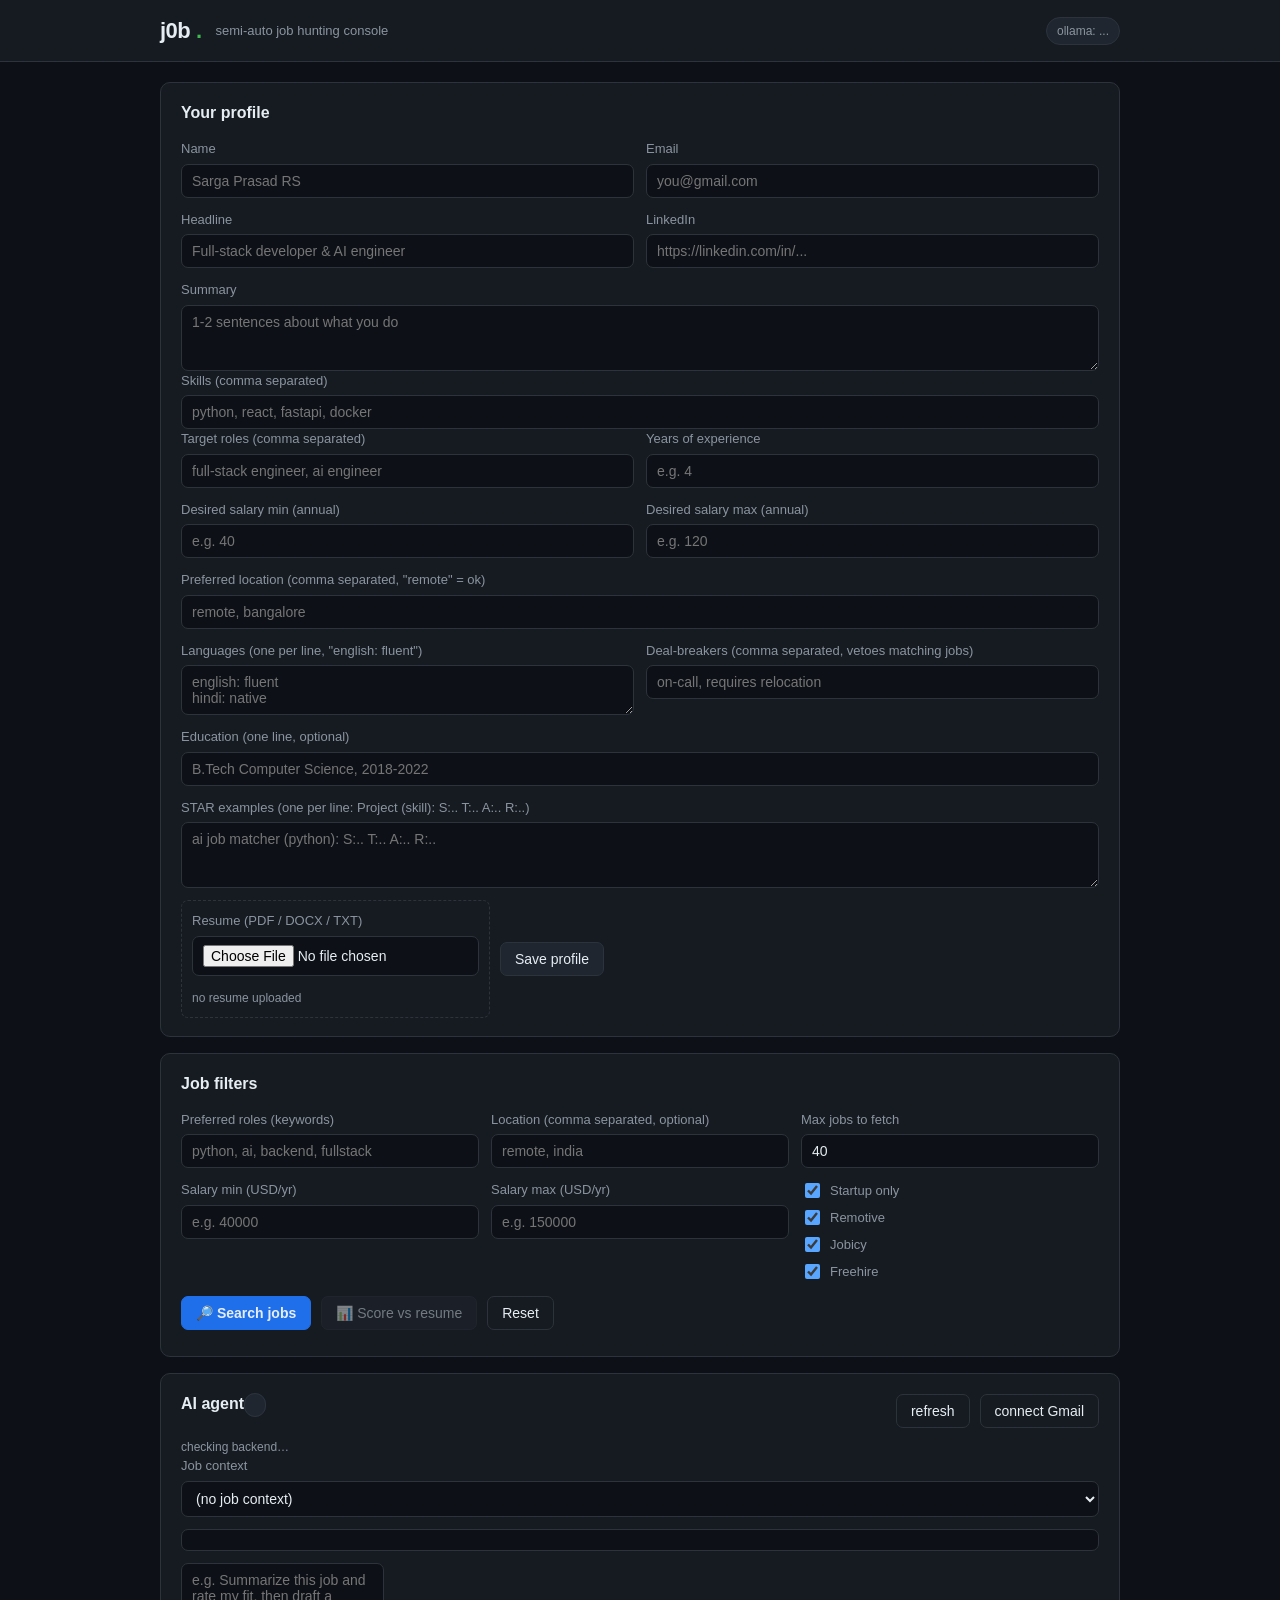
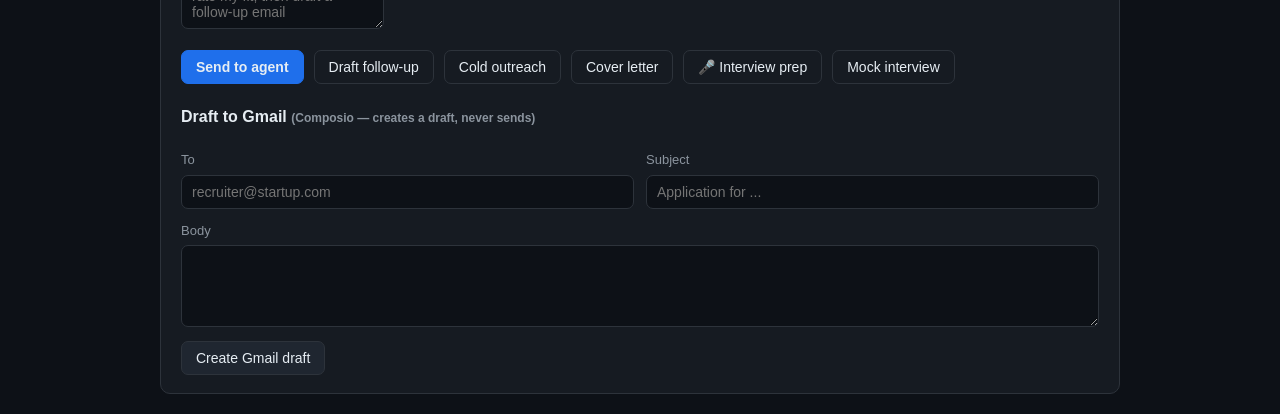
<file: webui/templates/index.html>
<!DOCTYPE html>
<html lang="en">
<head>
  <meta charset="utf-8">
  <meta name="viewport" content="width=device-width, initial-scale=1">
  <title>j0b — job hunting console</title>
  <link rel="stylesheet" href="/static/style.css">
</head>
<body>
  <header class="topbar">
    <div class="topbar-inner">
      <h1>j0b <span class="logo-dot">.</span></h1>
      <p class="tagline">semi-auto job hunting console</p>
      <span class="pill" id="ollama-pill">ollama: ...</span>
    </div>
  </header>

  <main>
    <!-- ============ PROFILE ============ -->
    <section class="card" id="profile-card">
      <h2>Your profile</h2>
      <div class="grid two">
        <label>Name
          <input id="cand-name" placeholder="Sarga Prasad RS">
        </label>
        <label>Email
          <input id="cand-email" type="email" placeholder="you@gmail.com">
        </label>
        <label>Headline
          <input id="cand-headline" placeholder="Full-stack developer & AI engineer">
        </label>
        <label>LinkedIn
          <input id="cand-linkedin" placeholder="https://linkedin.com/in/...">
        </label>
      </div>
      <label>Summary
        <textarea id="cand-summary" rows="3" placeholder="1-2 sentences about what you do"></textarea>
      </label>
      <label>Skills (comma separated)
        <input id="cand-skills" placeholder="python, react, fastapi, docker">
      </label>

      <div class="grid two">
        <label>Target roles (comma separated)
          <input id="cand-roles" placeholder="full-stack engineer, ai engineer">
        </label>
        <label>Years of experience
          <input id="cand-years" type="number" min="0" max="50" placeholder="e.g. 4">
        </label>
        <label>Desired salary min (annual)
          <input id="cand-sal-min" type="number" placeholder="e.g. 40">
        </label>
        <label>Desired salary max (annual)
          <input id="cand-sal-max" type="number" placeholder="e.g. 120">
        </label>
        <label class="full">Preferred location (comma separated, "remote" = ok)
          <input id="cand-locations" placeholder="remote, bangalore">
        </label>
        <label>Languages (one per line, "english: fluent")
          <textarea id="cand-languages" rows="2" placeholder="english: fluent&#10;hindi: native"></textarea>
        </label>
        <label>Deal-breakers (comma separated, vetoes matching jobs)
          <input id="cand-dealbreakers" placeholder="on-call, requires relocation">
        </label>
        <label class="full">Education (one line, optional)
          <input id="cand-education" placeholder="B.Tech Computer Science, 2018-2022">
        </label>
        <label class="full">STAR examples (one per line: Project (skill): S:.. T:.. A:.. R:..)
          <textarea id="cand-star" rows="3" placeholder="ai job matcher (python): S:.. T:.. A:.. R:.."></textarea>
        </label>
      </div>

      <div class="row">
        <label class="file-label">
          Resume (PDF / DOCX / TXT)
          <input id="resume-file" type="file" accept=".pdf,.docx,.txt,.md">
          <span id="resume-status" class="hint">no resume uploaded</span>
        </label>
        <button class="btn" id="btn-save-profile">Save profile</button>
      </div>
      <div class="resume-info" id="resume-info" hidden>
        <strong>Parsed skills:</strong> <span id="resume-skills"></span>
      </div>
    </section>

    <!-- ============ FILTERS ============ -->
    <section class="card">
      <h2>Job filters</h2>
      <div class="grid three">
        <label>Preferred roles (keywords)
          <input id="f-keywords" placeholder="python, ai, backend, fullstack">
        </label>
        <label>Location (comma separated, optional)
          <input id="f-locations" placeholder="remote, india">
        </label>
        <label>Max jobs to fetch
          <input id="f-limit" type="number" value="40" min="1" max="200">
        </label>
        <label>Salary min (USD/yr)
          <input id="f-sal-min" type="number" placeholder="e.g. 40000">
        </label>
        <label>Salary max (USD/yr)
          <input id="f-sal-max" type="number" placeholder="e.g. 150000">
        </label>
        <div class="check-group">
          <label class="check"><input id="f-startup" type="checkbox" checked> Startup only</label>
          <label class="check"><input id="f-remotive" type="checkbox" checked> Remotive</label>
          <label class="check"><input id="f-jobicy" type="checkbox" checked> Jobicy</label>
          <label class="check"><input id="f-freehire" type="checkbox" checked> Freehire</label>
        </div>
      </div>
      <div class="row actions">
        <button class="btn primary" id="btn-search">🔎 Search jobs</button>
        <button class="btn" id="btn-match" disabled>📊 Score vs resume</button>
        <button class="btn ghost" id="btn-reset">Reset</button>
      </div>
      <p class="hint" id="search-status"></p>
    </section>

    <!-- ============ RESULTS ============ -->
    <section class="card" id="results-card" hidden>
      <div class="row between">
        <h2>Results <span class="count" id="result-count"></span></h2>
        <div class="row">
          <label class="check"><input id="f-startup-only-view" type="checkbox" checked> startups only</label>
          <label class="check"><input id="f-scored" type="checkbox"> scored only</label>
        </div>
      </div>
      <div id="job-list" class="job-list"></div>
    </section>

    <!-- ============ TRACKER ============ -->
    <section class="card" id="tracker-card" hidden>
      <div class="row between">
        <h2>Application tracker</h2>
        <button class="btn ghost" id="btn-report">📈 Generate HTML report</button>
      </div>
      <div id="tracker-list" class="tracker-list"></div>
    </section>

    <!-- ============ AI AGENT ============ -->
    <section class="card" id="agent-card">
      <div class="row between">
        <h2>AI agent <span class="count" id="agent-pill" class="pill"></span></h2>
        <div class="row">
          <button class="btn ghost" id="btn-agent-refresh">refresh</button>
          <button class="btn ghost" id="btn-agent-connect">connect Gmail</button>
        </div>
      </div>
      <p class="hint" id="agent-status-line">checking backend…</p>

      <label>Job context
        <select id="agent-job">
          <option value="">(no job context)</option>
        </select>
      </label>

      <div class="agent-log" id="agent-log"></div>
      <textarea id="agent-input" rows="3"
        placeholder="e.g. Summarize this job and rate my fit, then draft a follow-up email"></textarea>
      <div class="row actions">
        <button class="btn primary" id="btn-agent-send">Send to agent</button>
        <button class="btn ghost" data-compose="followup">Draft follow-up</button>
        <button class="btn ghost" data-compose="cold">Cold outreach</button>
        <button class="btn ghost" data-compose="cover">Cover letter</button>
        <button class="btn ghost" id="btn-interview-prep">🎤 Interview prep</button>
        <button class="btn ghost" id="btn-interview-mock">Mock interview</button>
      </div>

      <h4>Draft to Gmail <span class="hint">(Composio — creates a draft, never sends)</span></h4>
      <div class="grid two">
        <label>To
          <input id="draft-to" placeholder="recruiter@startup.com">
        </label>
        <label>Subject
          <input id="draft-subject" placeholder="Application for ...">
        </label>
        <label class="full">Body
          <textarea id="draft-body" rows="4"></textarea>
        </label>
      </div>
      <div class="row actions">
        <button class="btn" id="btn-draft-gmail">Create Gmail draft</button>
        <span class="hint" id="draft-status"></span>
      </div>
    </section>
  </main>

  <!-- ============ TAILOR MODAL ============ -->
  <div class="modal-backdrop" id="tailor-modal" hidden>
    <div class="modal">
      <div class="modal-head">
        <h3 id="tailor-title">Tailored docs</h3>
        <button class="btn ghost" id="btn-close-modal">✕</button>
      </div>
      <div class="modal-body">
        <div class="row between">
          <label class="check"><input id="tailor-template" type="checkbox"> fast template (no AI)</label>
          <button class="btn primary" id="btn-generate">Generate docs</button>
        </div>
        <h4>Cover letter</h4>
        <pre id="tailor-cover"></pre>
        <h4>Resume summary</h4>
        <pre id="tailor-summary"></pre>
        <p class="hint" id="tailor-file"></p>
        <div class="row actions">
          <button class="btn" id="btn-cv-pdf">📄 Generate CV PDF (LaTeX)</button>
          <span class="hint" id="cv-status"></span>
        </div>
        <div class="row actions">
          <button class="btn" id="btn-open-job">Open application page</button>
          <span class="spacer"></span>
          <button class="btn" data-log="applied">✅ Applied</button>
          <button class="btn" data-log="interview">🎤 Interview</button>
          <button class="btn ghost" data-log="offer">💌 Offer</button>
          <button class="btn ghost" data-log="hired">🎉 Hired</button>
          <button class="btn ghost" data-log="skipped">⏭ Skipped</button>
          <button class="btn ghost" data-log="rejected">✖ Rejected</button>
          <button class="btn ghost" data-log="no_response">📭 No reply</button>
        </div>
      </div>
    </div>
  </div>

  <div id="toast" class="toast" hidden></div>

  <script src="/static/app.js"></script>
</body>
</html>
</file>
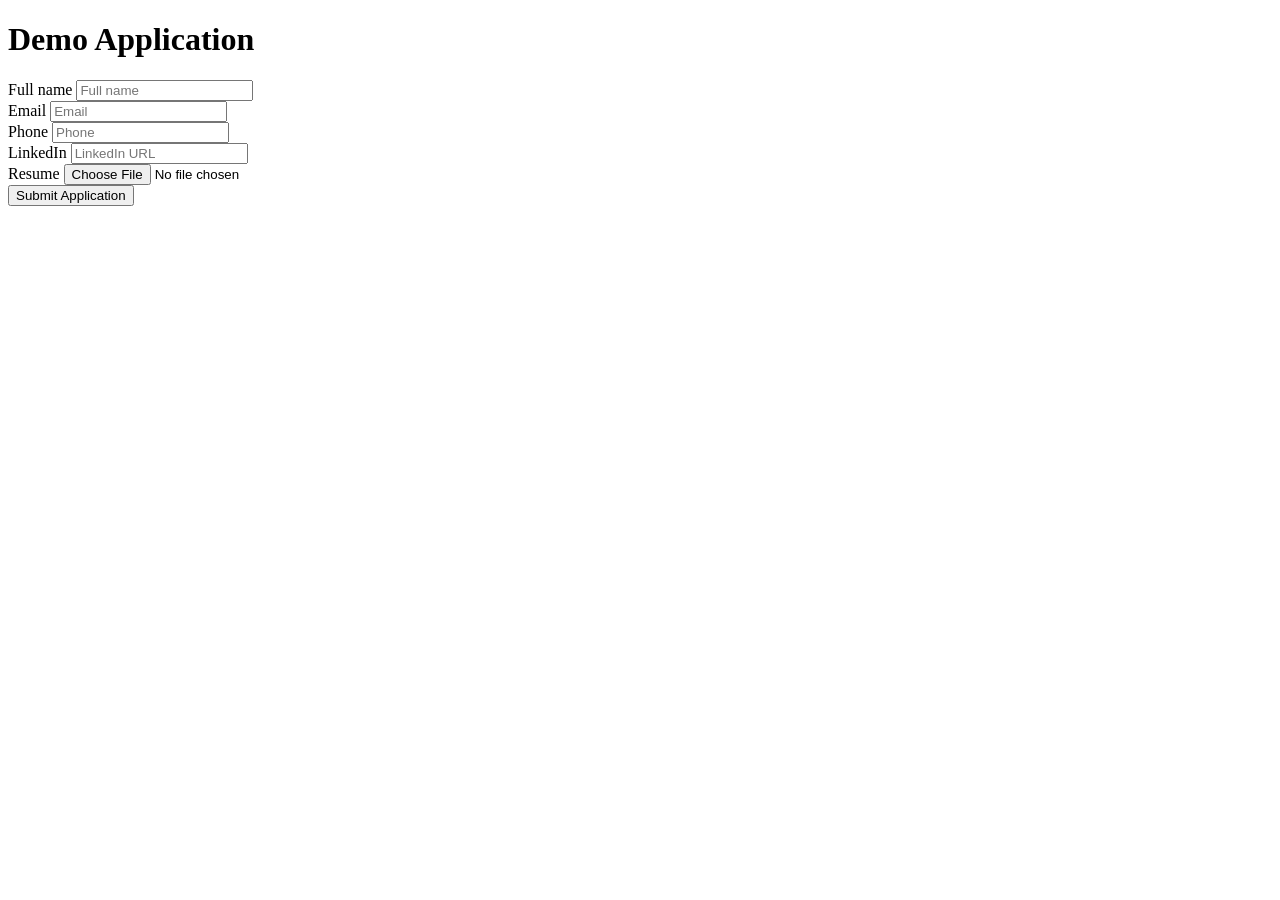
<file: autoapply/tests/demo_form.html>
<!DOCTYPE html>
<html lang="en">
<head>
  <meta charset="utf-8">
  <title>Demo Application Form</title>
</head>
<body>
  <h1>Demo Application</h1>
  <form id="app-form">
    <label>Full name <input id="full_name" name="fullName" placeholder="Full name"></label><br>
    <label>Email <input id="email" type="email" name="email" placeholder="Email"></label><br>
    <label>Phone <input id="phone" type="tel" name="phone" placeholder="Phone"></label><br>
    <label>LinkedIn <input id="linkedin" name="linkedin" placeholder="LinkedIn URL"></label><br>
    <label>Resume <input type="file" name="resume" accept=".pdf,.docx"></label><br>
    <button type="submit">Submit Application</button>
  </form>
</body>
</html>
</file>
<file: static/style.css>
:root {
  --bg: #0d1117;
  --bg-2: #161b22;
  --bg-3: #1f2630;
  --border: #2d333b;
  --text: #e6edf3;
  --muted: #8b949e;
  --accent: #58a6ff;
  --accent-2: #3fb950;
  --warn: #d29922;
  --danger: #f85149;
  --radius: 10px;
}

* { box-sizing: border-box; }

[hidden] { display: none !important; }

body {
  margin: 0;
  font-family: -apple-system, "Segoe UI", Roboto, Helvetica, Arial, sans-serif;
  background: var(--bg);
  color: var(--text);
  line-height: 1.5;
}

.topbar {
  border-bottom: 1px solid var(--border);
  background: var(--bg-2);
  position: sticky;
  top: 0;
  z-index: 10;
}
.topbar-inner {
  max-width: 1000px;
  margin: 0 auto;
  padding: 14px 20px;
  display: flex;
  align-items: center;
  gap: 14px;
}
.topbar h1 { margin: 0; font-size: 22px; letter-spacing: -0.5px; }
.logo-dot { color: var(--accent-2); }
.tagline { margin: 0; color: var(--muted); font-size: 13px; }
.pill {
  margin-left: auto;
  font-size: 12px;
  padding: 4px 10px;
  border-radius: 999px;
  border: 1px solid var(--border);
  color: var(--muted);
  background: var(--bg-3);
}

main {
  max-width: 1000px;
  margin: 0 auto;
  padding: 20px;
  display: flex;
  flex-direction: column;
  gap: 16px;
}

.card {
  background: var(--bg-2);
  border: 1px solid var(--border);
  border-radius: var(--radius);
  padding: 18px 20px;
}
.card h2 { margin: 0 0 14px; font-size: 16px; }
.card h2 .count { color: var(--accent); font-weight: 600; }

.grid { display: grid; gap: 12px; margin-bottom: 12px; }
.grid.two { grid-template-columns: 1fr 1fr; }
.grid.three { grid-template-columns: 1fr 1fr 1fr; }
.grid .full { grid-column: 1 / -1; }

label { display: flex; flex-direction: column; gap: 5px; font-size: 13px; color: var(--muted); }

input, textarea, select {
  background: var(--bg);
  border: 1px solid var(--border);
  border-radius: 7px;
  color: var(--text);
  padding: 8px 10px;
  font-size: 14px;
  font-family: inherit;
  outline: none;
  transition: border-color 0.15s;
}
input:focus, textarea:focus { border-color: var(--accent); }
textarea { resize: vertical; }

.row { display: flex; align-items: center; gap: 10px; flex-wrap: wrap; }
.row.between { justify-content: space-between; }
.row.actions { margin-top: 14px; }
.spacer { flex: 1; }

.btn {
  background: var(--bg-3);
  border: 1px solid var(--border);
  color: var(--text);
  border-radius: 7px;
  padding: 8px 14px;
  font-size: 14px;
  cursor: pointer;
  transition: background 0.15s, border-color 0.15s, opacity 0.15s;
}
.btn:hover:not(:disabled) { background: #2a3340; border-color: var(--accent); }
.btn:disabled { opacity: 0.45; cursor: not-allowed; }
.btn.primary { background: #1f6feb; border-color: #1f6feb; font-weight: 600; }
.btn.primary:hover:not(:disabled) { background: #388bfd; }
.btn.ghost { background: transparent; }

.check-group { display: flex; flex-direction: column; gap: 6px; justify-content: center; }
.check { display: flex; flex-direction: row !important; align-items: center; gap: 7px; }
.check input { width: 15px; height: 15px; accent-color: var(--accent); }

.file-label { border: 1px dashed var(--border); border-radius: 7px; padding: 10px; cursor: pointer; }
.file-label:hover { border-color: var(--accent); }

.hint { font-size: 12px; color: var(--muted); margin: 8px 0 0; }

.resume-info { margin-top: 12px; font-size: 13px; color: var(--muted); }

/* ---- job cards ---- */
.job-list { display: flex; flex-direction: column; gap: 10px; }
.job {
  background: var(--bg);
  border: 1px solid var(--border);
  border-radius: 9px;
  padding: 12px 14px;
  display: flex;
  gap: 14px;
  align-items: center;
}
.job:hover { border-color: #3d4652; }
.job .score {
  width: 44px; height: 44px;
  border-radius: 50%;
  display: flex; align-items: center; justify-content: center;
  font-weight: 700; font-size: 13px;
  border: 2px solid var(--border);
  flex-shrink: 0;
}
.score.high { border-color: var(--accent-2); color: var(--accent-2); }
.score.mid { border-color: var(--warn); color: var(--warn); }
.score.low { border-color: var(--danger); color: var(--danger); }
.job .meta { flex: 1; min-width: 0; }
.job .title { font-weight: 600; margin: 0 0 2px; }
.job .sub { font-size: 12.5px; color: var(--muted); }
.job .salary { font-size: 13px; color: var(--accent-2); white-space: nowrap; }
.badge {
  font-size: 10.5px; padding: 2px 8px; border-radius: 999px;
  border: 1px solid var(--border); color: var(--muted);
  text-transform: uppercase; letter-spacing: 0.4px;
}
.badge.startup { border-color: #238636; color: var(--accent-2); }
.badge.src { border-color: #1f6feb; color: var(--accent); }
.job .actions { display: flex; gap: 6px; align-items: center; }
.job .actions .btn { padding: 6px 10px; font-size: 12.5px; }

/* ---- tracker ---- */
.tracker-list { display: flex; flex-direction: column; gap: 6px; font-size: 13px; }
.tracker-row { display: flex; gap: 10px; padding: 7px 10px; border-bottom: 1px solid var(--border); }
.tracker-row .st { width: 90px; }
.st.applied { color: var(--accent-2); }
.st.skipped { color: var(--warn); }
.st.rejected { color: var(--danger); }

/* ---- modal ---- */
.modal-backdrop {
  position: fixed; inset: 0;
  background: rgba(0,0,0,0.6);
  display: flex; align-items: center; justify-content: center;
  z-index: 50; padding: 20px;
}
.modal {
  background: var(--bg-2);
  border: 1px solid var(--border);
  border-radius: 12px;
  width: 100%; max-width: 640px;
  max-height: 86vh; overflow: auto;
}
.modal-head {
  display: flex; align-items: center; justify-content: space-between;
  padding: 14px 18px; border-bottom: 1px solid var(--border);
  position: sticky; top: 0; background: var(--bg-2);
}
.modal-head h3 { margin: 0; font-size: 15px; }
.modal-body { padding: 16px 18px; }
.modal-body h4 { margin: 14px 0 6px; font-size: 13px; color: var(--muted); }
.modal-body pre {
  background: var(--bg); border: 1px solid var(--border);
  border-radius: 7px; padding: 10px; white-space: pre-wrap;
  font-family: inherit; font-size: 13px; margin: 0;
}

/* ---- toast ---- */
.toast {
  position: fixed; bottom: 22px; left: 50%; transform: translateX(-50%);
  background: var(--bg-3); border: 1px solid var(--border);
  padding: 10px 18px; border-radius: 999px; font-size: 13px;
  z-index: 100; box-shadow: 0 8px 24px rgba(0,0,0,0.4);
}

/* ---- AI agent ---- */
#agent-pill {
  font-size: 12px;
  padding: 4px 10px;
  border-radius: 999px;
  border: 1px solid var(--border);
  color: var(--muted);
  background: var(--bg-3);
}
.agent-log {
  background: var(--bg);
  border: 1px solid var(--border);
  border-radius: 7px;
  padding: 10px;
  max-height: 320px;
  overflow-y: auto;
  display: flex;
  flex-direction: column;
  gap: 8px;
  margin: 12px 0;
}
.agent-msg {
  max-width: 88%;
  padding: 8px 11px;
  border-radius: 9px;
  font-size: 13px;
  white-space: pre-wrap;
  word-break: break-word;
  border: 1px solid var(--border);
  background: var(--bg-2);
}
.agent-msg.user { align-self: flex-end; border-color: #1f6feb; background: #132d4a; }
.agent-msg.bot { align-self: flex-start; }

.badge.verdict { background: #132d4a; border: 1px solid #1f6feb; color: #79b8ff; }

@media (max-width: 720px) {
  .grid.two, .grid.three { grid-template-columns: 1fr; }
  .job { flex-wrap: wrap; }
}

.badge.exp { border-color: #d29922; color: #e3b341; }
</file>
